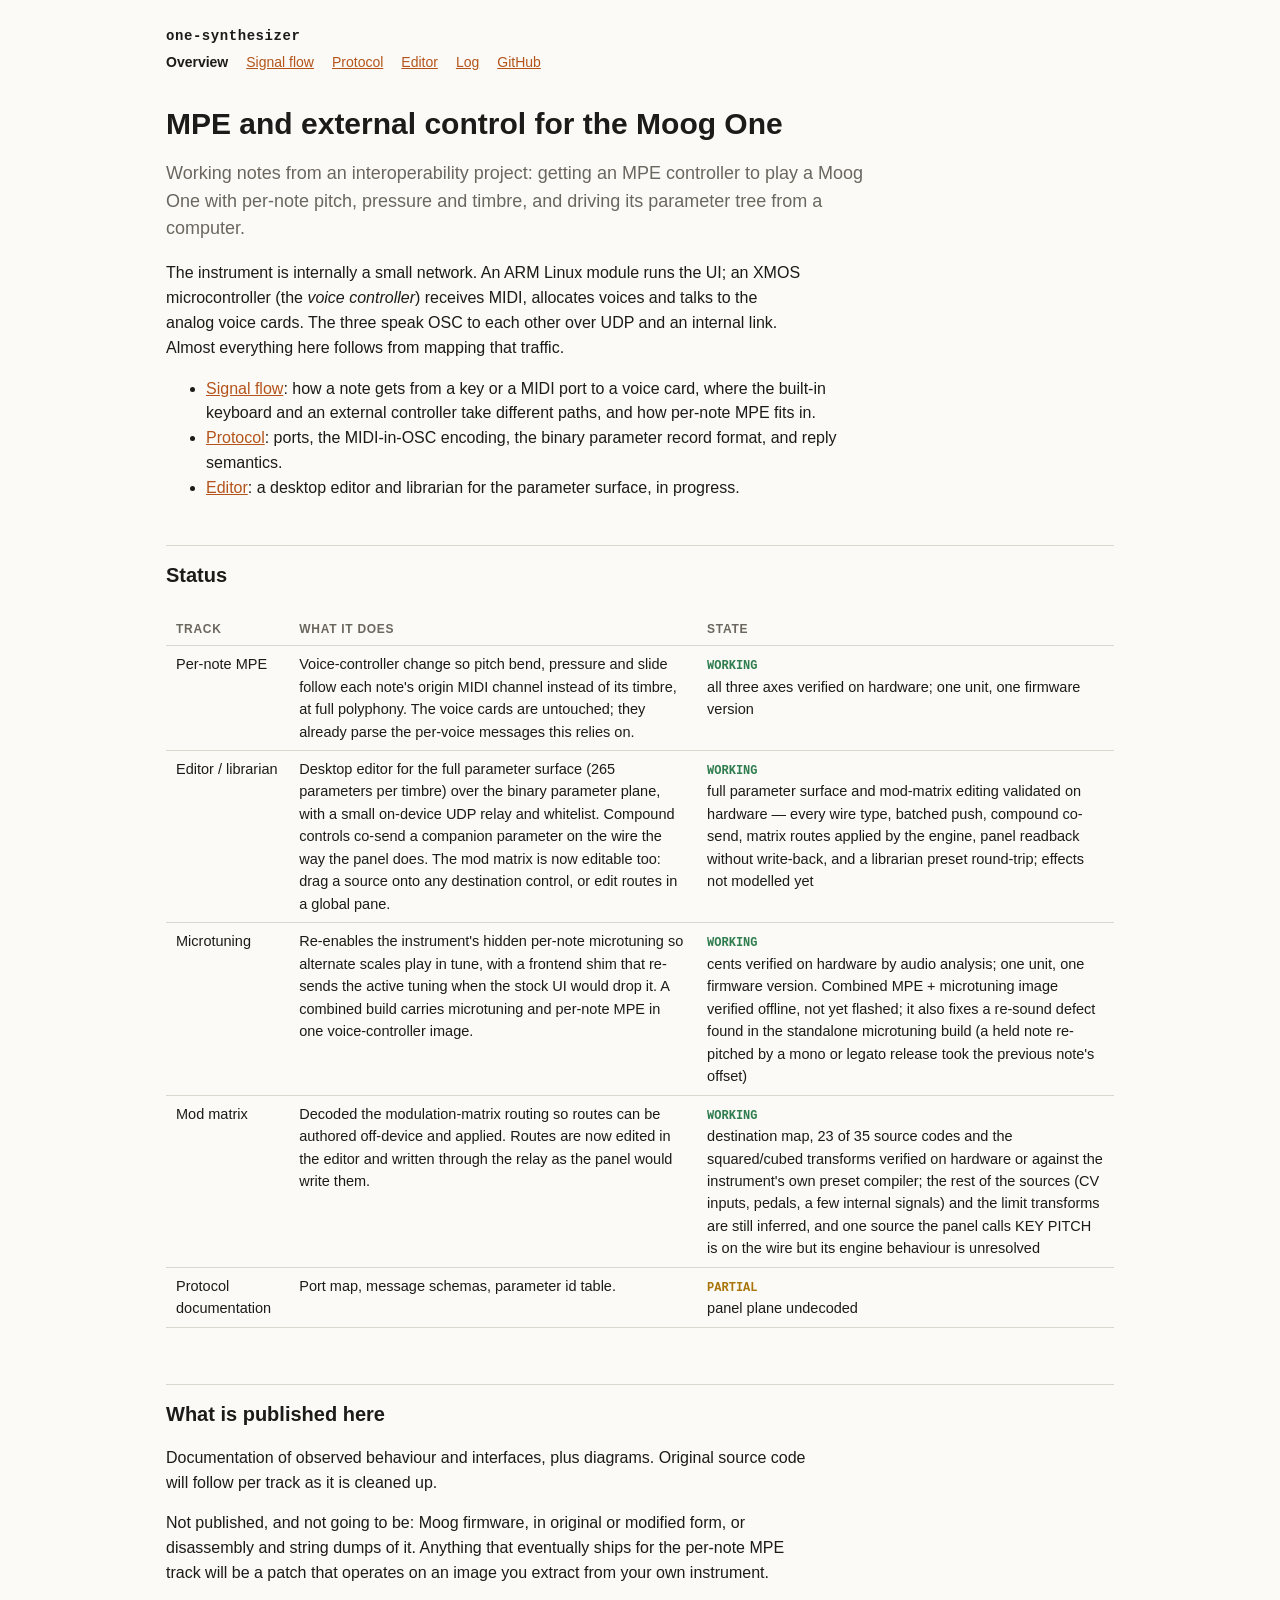
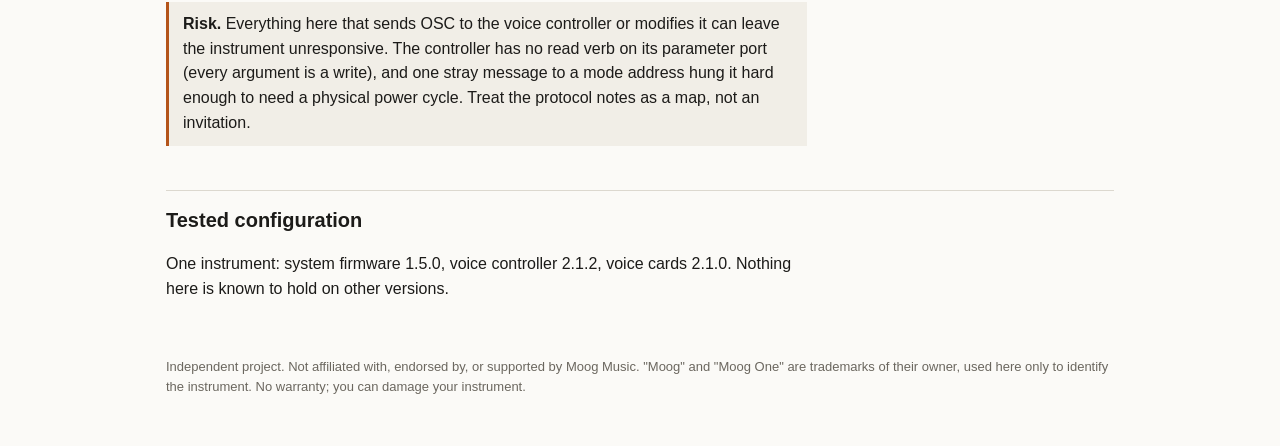
<file: docs/index.html>
<!doctype html>
<html lang="en">
<head>
<meta charset="utf-8">
<meta name="viewport" content="width=device-width, initial-scale=1">
<title>one-synthesizer</title>
<meta name="description" content="Interoperability notes for the Moog One: MPE input, internal MIDI/OSC signal flow, and an external editor. Work in progress.">
<link rel="stylesheet" href="style.css">
</head>
<body>
<header>
  <div class="name">one-synthesizer</div>
  <nav>
    <a href="index.html" aria-current="page">Overview</a>
    <a href="signal-flow.html">Signal flow</a>
    <a href="protocol.html">Protocol</a>
    <a href="editor.html">Editor</a>
    <a href="log.html">Log</a>
    <a href="https://github.com/pnomolos/one-synthesizer">GitHub</a>
  </nav>
</header>
<main>
  <h1>MPE and external control for the Moog One</h1>
  <p class="lede">Working notes from an interoperability project: getting an MPE controller to play a
  Moog One with per-note pitch, pressure and timbre, and driving its parameter tree from a computer.</p>

  <p>The instrument is internally a small network. An ARM Linux module runs the UI; an XMOS
  microcontroller (the <em>voice controller</em>) receives MIDI, allocates voices and talks to the
  analog voice cards. The three speak OSC to each other over UDP and an internal link. Almost
  everything here follows from mapping that traffic.</p>

  <ul>
    <li><a href="signal-flow.html">Signal flow</a>: how a note gets from a key or a MIDI port to a
    voice card, where the built-in keyboard and an external controller take different paths, and
    how per-note MPE fits in.</li>
    <li><a href="protocol.html">Protocol</a>: ports, the MIDI-in-OSC encoding, the binary
    parameter record format, and reply semantics.</li>
    <li><a href="editor.html">Editor</a>: a desktop editor and librarian for the parameter
    surface, in progress.</li>
  </ul>

  <h2>Status</h2>
  <div class="table-wrap">
  <table>
    <thead><tr><th>Track</th><th>What it does</th><th>State</th></tr></thead>
    <tbody>
      <tr>
        <td>Per-note MPE</td>
        <td>Voice-controller change so pitch bend, pressure and slide follow each note's origin
        MIDI channel instead of its timbre, at full polyphony. The voice cards are untouched; they
        already parse the per-voice messages this relies on.</td>
        <td><span class="tag ok">WORKING</span><br>all three axes verified on hardware; one
        unit, one firmware version</td>
      </tr>
      <tr>
        <td>Editor / librarian</td>
        <td>Desktop editor for the full parameter surface (265 parameters per timbre) over the
        binary parameter plane, with a small on-device UDP relay and whitelist. Compound controls
        co-send a companion parameter on the wire the way the panel does. The mod matrix is now
        editable too: drag a source onto any destination control, or edit routes in a global pane.</td>
        <td><span class="tag ok">WORKING</span><br>full parameter surface and mod-matrix editing
        validated on hardware &mdash; every wire type, batched push, compound co-send, matrix
        routes applied by the engine, panel readback without write-back, and a librarian preset
        round-trip; effects not modelled yet</td>
      </tr>
      <tr>
        <td>Microtuning</td>
        <td>Re-enables the instrument's hidden per-note microtuning so alternate scales play in
        tune, with a frontend shim that re-sends the active tuning when the stock UI would drop it.
        A combined build carries microtuning and per-note MPE in one voice-controller image.</td>
        <td><span class="tag ok">WORKING</span><br>cents verified on hardware by audio analysis;
        one unit, one firmware version. Combined MPE + microtuning image verified offline, not yet
        flashed; it also fixes a re-sound defect found in the standalone microtuning build (a
        held note re-pitched by a mono or legato release took the previous note's offset)</td>
      </tr>
      <tr>
        <td>Mod matrix</td>
        <td>Decoded the modulation-matrix routing so routes can be authored off-device and applied.
        Routes are now edited in the editor and written through the relay as the panel would write
        them.</td>
        <td><span class="tag ok">WORKING</span><br>destination map, 23 of 35 source codes and the
        squared/cubed transforms verified on hardware or against the instrument's own preset
        compiler; the rest of the sources (CV inputs, pedals, a few internal signals) and the
        limit transforms are still inferred, and one source the panel calls KEY PITCH is on the
        wire but its engine behaviour is unresolved</td>
      </tr>
      <tr>
        <td>Protocol documentation</td>
        <td>Port map, message schemas, parameter id table.</td>
        <td><span class="tag wip">PARTIAL</span><br>panel plane undecoded</td>
      </tr>
    </tbody>
  </table>
  </div>

  <h2>What is published here</h2>
  <p>Documentation of observed behaviour and interfaces, plus diagrams. Original source code will
  follow per track as it is cleaned up.</p>
  <p>Not published, and not going to be: Moog firmware, in original or modified form, or
  disassembly and string dumps of it. Anything that eventually ships for the per-note MPE track will
  be a patch that operates on an image you extract from your own instrument.</p>

  <div class="note">
    <strong>Risk.</strong> Everything here that sends OSC to the voice controller or modifies it
    can leave the instrument unresponsive. The controller has no read verb on its
    parameter port (every argument is a write), and one stray message to a mode address hung it
    hard enough to need a physical power cycle. Treat the protocol notes as a map, not an
    invitation.
  </div>

  <h2>Tested configuration</h2>
  <p>One instrument: system firmware 1.5.0, voice controller 2.1.2, voice cards 2.1.0. Nothing
  here is known to hold on other versions.</p>
</main>
<footer>
  Independent project. Not affiliated with, endorsed by, or supported by Moog Music. "Moog" and
  "Moog One" are trademarks of their owner, used here only to identify the instrument. No warranty;
  you can damage your instrument.
</footer>
</body>
</html>
</file>
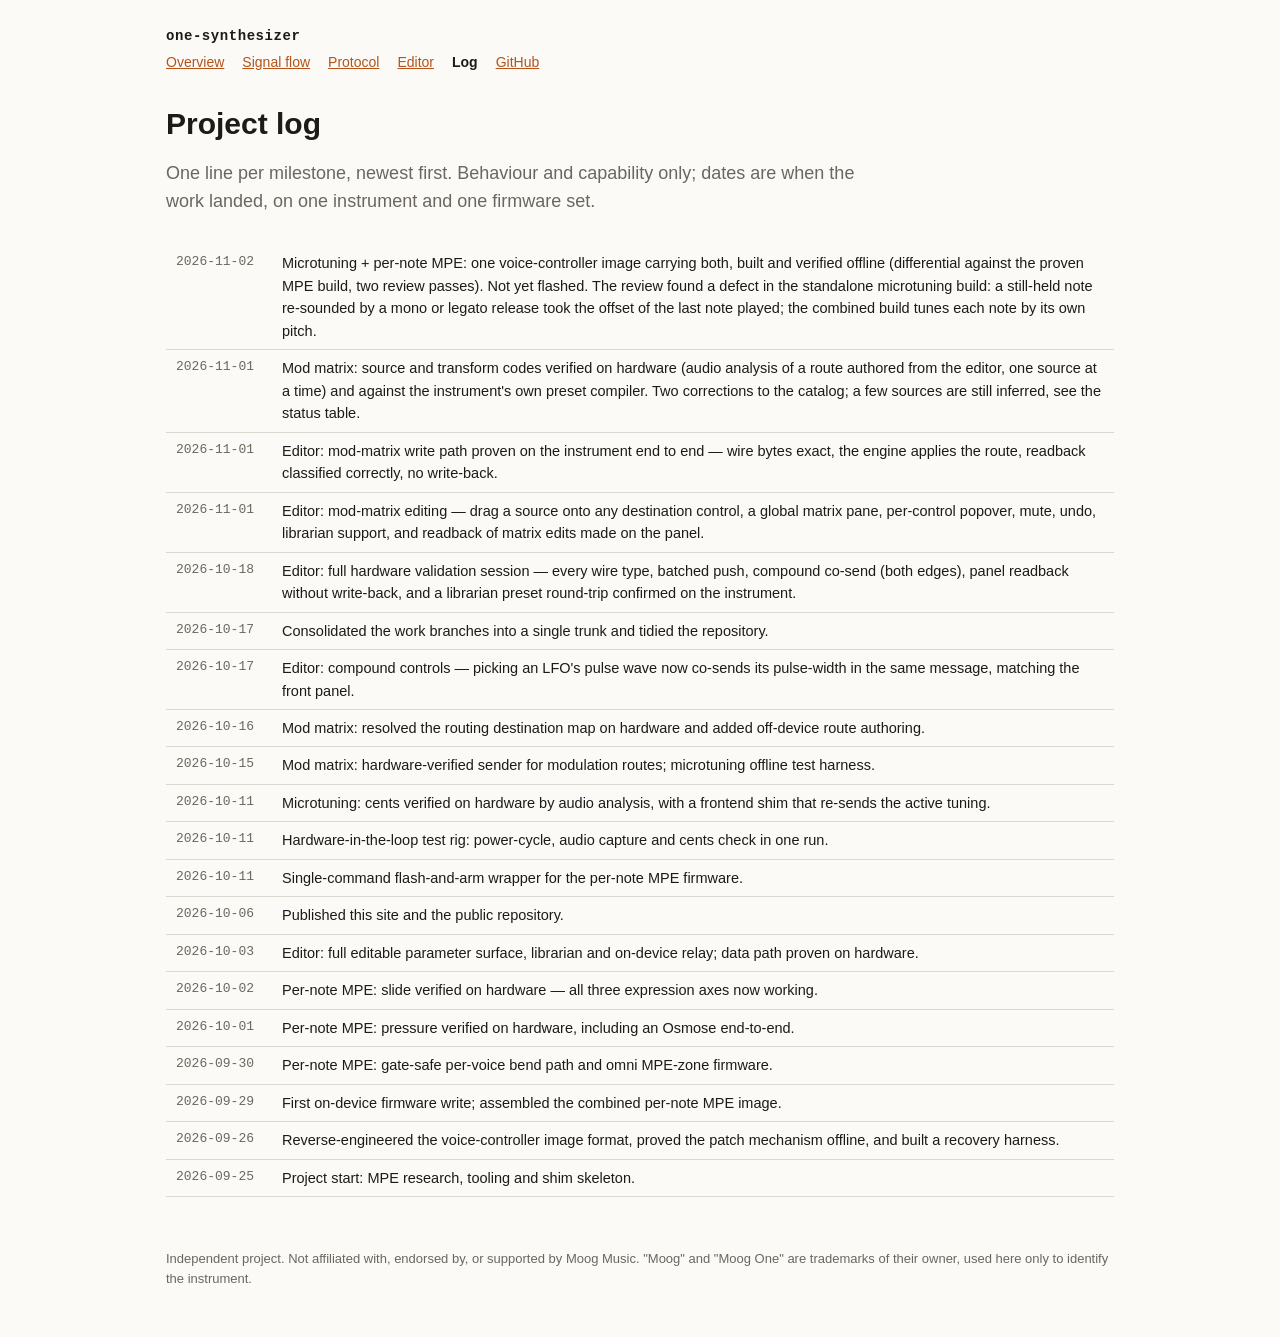
<file: docs/log.html>
<!doctype html>
<html lang="en">
<head>
<meta charset="utf-8">
<meta name="viewport" content="width=device-width, initial-scale=1">
<title>Log · one-synthesizer</title>
<meta name="description" content="Brief project log for the one-synthesizer Moog One interoperability project: dated milestones, newest first.">
<link rel="stylesheet" href="style.css">
</head>
<body>
<header>
  <div class="name">one-synthesizer</div>
  <nav>
    <a href="index.html">Overview</a>
    <a href="signal-flow.html">Signal flow</a>
    <a href="protocol.html">Protocol</a>
    <a href="editor.html">Editor</a>
    <a href="log.html" aria-current="page">Log</a>
    <a href="https://github.com/pnomolos/one-synthesizer">GitHub</a>
  </nav>
</header>
<main>
  <h1>Project log</h1>
  <p class="lede">One line per milestone, newest first. Behaviour and capability only; dates are when
  the work landed, on one instrument and one firmware set.</p>

  <div class="table-wrap">
  <table class="log">
    <tbody>
      <tr><td class="date">2026-11-02</td><td>Microtuning + per-note MPE: one voice-controller image carrying both, built and verified offline (differential against the proven MPE build, two review passes). Not yet flashed. The review found a defect in the standalone microtuning build: a still-held note re-sounded by a mono or legato release took the offset of the last note played; the combined build tunes each note by its own pitch.</td></tr>
      <tr><td class="date">2026-11-01</td><td>Mod matrix: source and transform codes verified on hardware (audio analysis of a route authored from the editor, one source at a time) and against the instrument's own preset compiler. Two corrections to the catalog; a few sources are still inferred, see the status table.</td></tr>
      <tr><td class="date">2026-11-01</td><td>Editor: mod-matrix write path proven on the instrument end to end &mdash; wire bytes exact, the engine applies the route, readback classified correctly, no write-back.</td></tr>
      <tr><td class="date">2026-11-01</td><td>Editor: mod-matrix editing &mdash; drag a source onto any destination control, a global matrix pane, per-control popover, mute, undo, librarian support, and readback of matrix edits made on the panel.</td></tr>
      <tr><td class="date">2026-10-18</td><td>Editor: full hardware validation session &mdash; every wire type, batched push, compound co-send (both edges), panel readback without write-back, and a librarian preset round-trip confirmed on the instrument.</td></tr>
      <tr><td class="date">2026-10-17</td><td>Consolidated the work branches into a single trunk and tidied the repository.</td></tr>
      <tr><td class="date">2026-10-17</td><td>Editor: compound controls — picking an LFO's pulse wave now co-sends its pulse-width in the same message, matching the front panel.</td></tr>
      <tr><td class="date">2026-10-16</td><td>Mod matrix: resolved the routing destination map on hardware and added off-device route authoring.</td></tr>
      <tr><td class="date">2026-10-15</td><td>Mod matrix: hardware-verified sender for modulation routes; microtuning offline test harness.</td></tr>
      <tr><td class="date">2026-10-11</td><td>Microtuning: cents verified on hardware by audio analysis, with a frontend shim that re-sends the active tuning.</td></tr>
      <tr><td class="date">2026-10-11</td><td>Hardware-in-the-loop test rig: power-cycle, audio capture and cents check in one run.</td></tr>
      <tr><td class="date">2026-10-11</td><td>Single-command flash-and-arm wrapper for the per-note MPE firmware.</td></tr>
      <tr><td class="date">2026-10-06</td><td>Published this site and the public repository.</td></tr>
      <tr><td class="date">2026-10-03</td><td>Editor: full editable parameter surface, librarian and on-device relay; data path proven on hardware.</td></tr>
      <tr><td class="date">2026-10-02</td><td>Per-note MPE: slide verified on hardware — all three expression axes now working.</td></tr>
      <tr><td class="date">2026-10-01</td><td>Per-note MPE: pressure verified on hardware, including an Osmose end-to-end.</td></tr>
      <tr><td class="date">2026-09-30</td><td>Per-note MPE: gate-safe per-voice bend path and omni MPE-zone firmware.</td></tr>
      <tr><td class="date">2026-09-29</td><td>First on-device firmware write; assembled the combined per-note MPE image.</td></tr>
      <tr><td class="date">2026-09-26</td><td>Reverse-engineered the voice-controller image format, proved the patch mechanism offline, and built a recovery harness.</td></tr>
      <tr><td class="date">2026-09-25</td><td>Project start: MPE research, tooling and shim skeleton.</td></tr>
    </tbody>
  </table>
  </div>
</main>
<footer>
  Independent project. Not affiliated with, endorsed by, or supported by Moog Music. "Moog" and
  "Moog One" are trademarks of their owner, used here only to identify the instrument.
</footer>
</body>
</html>
</file>
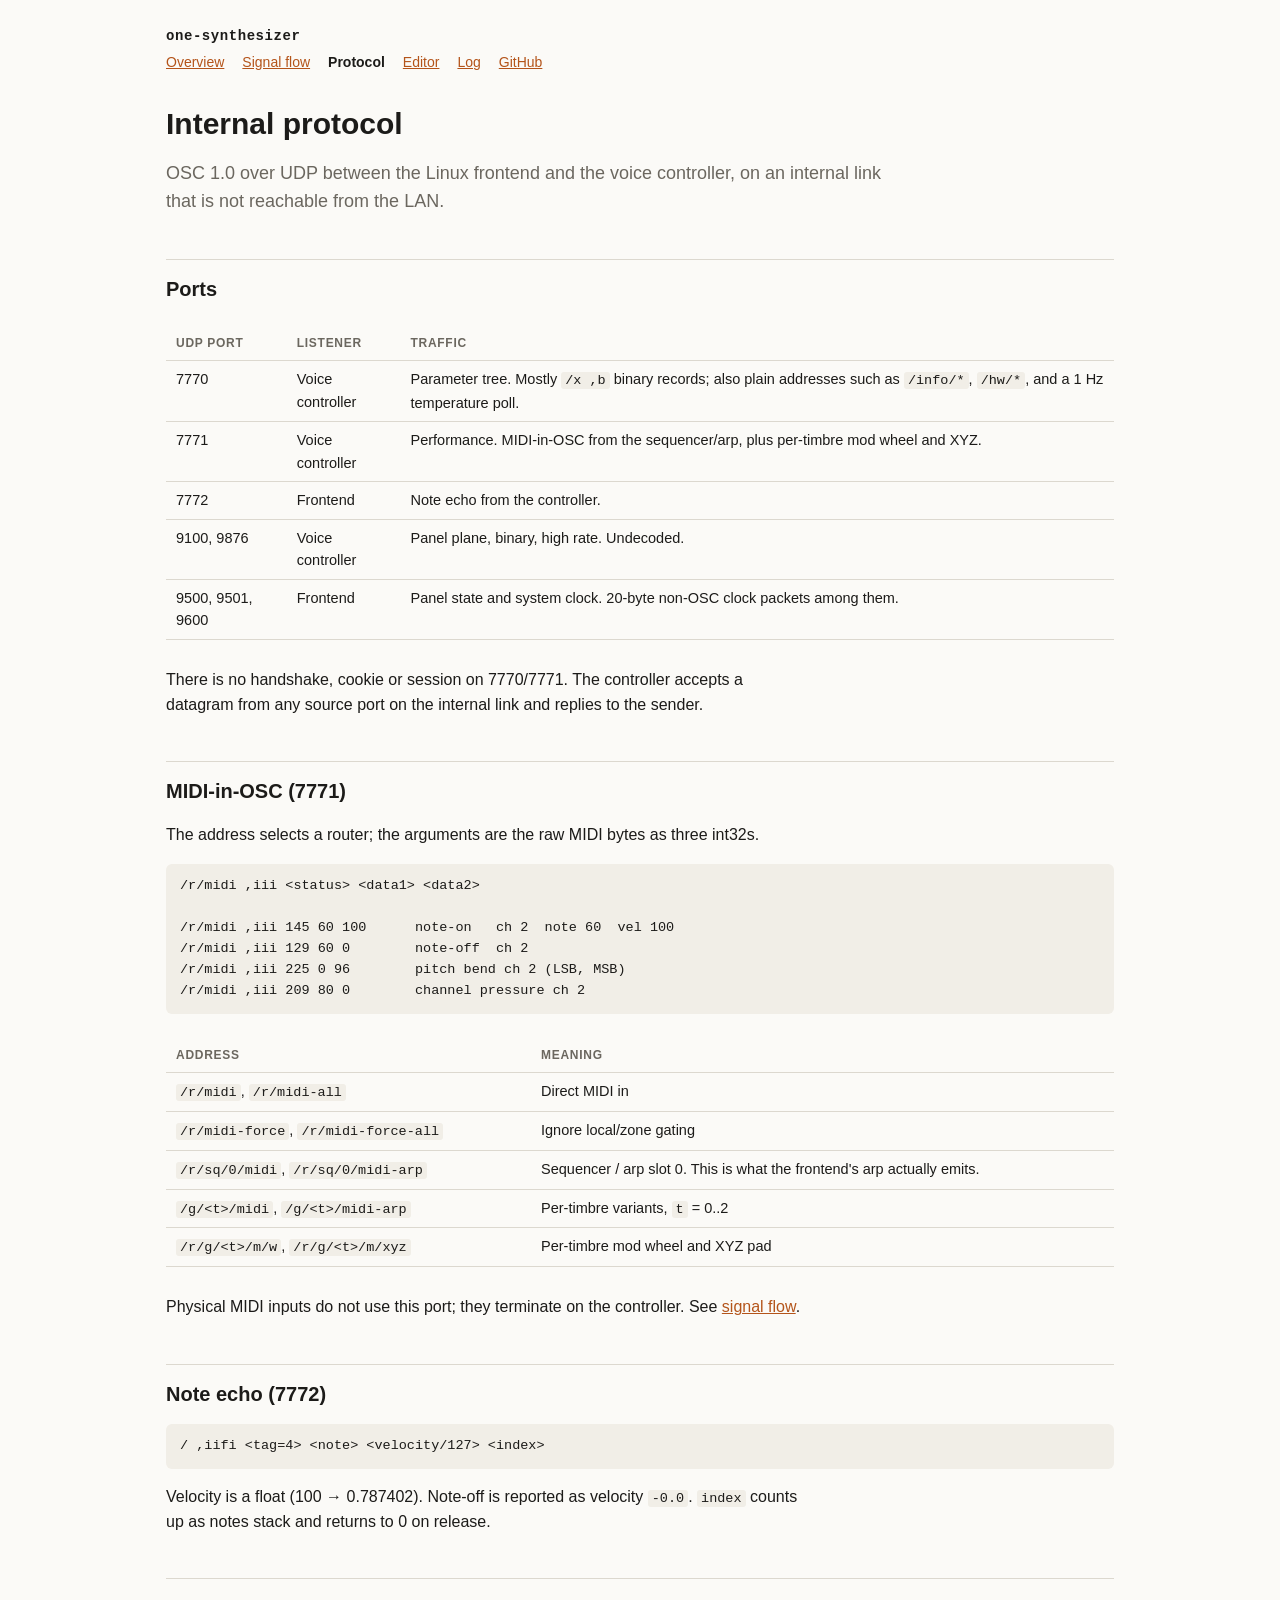
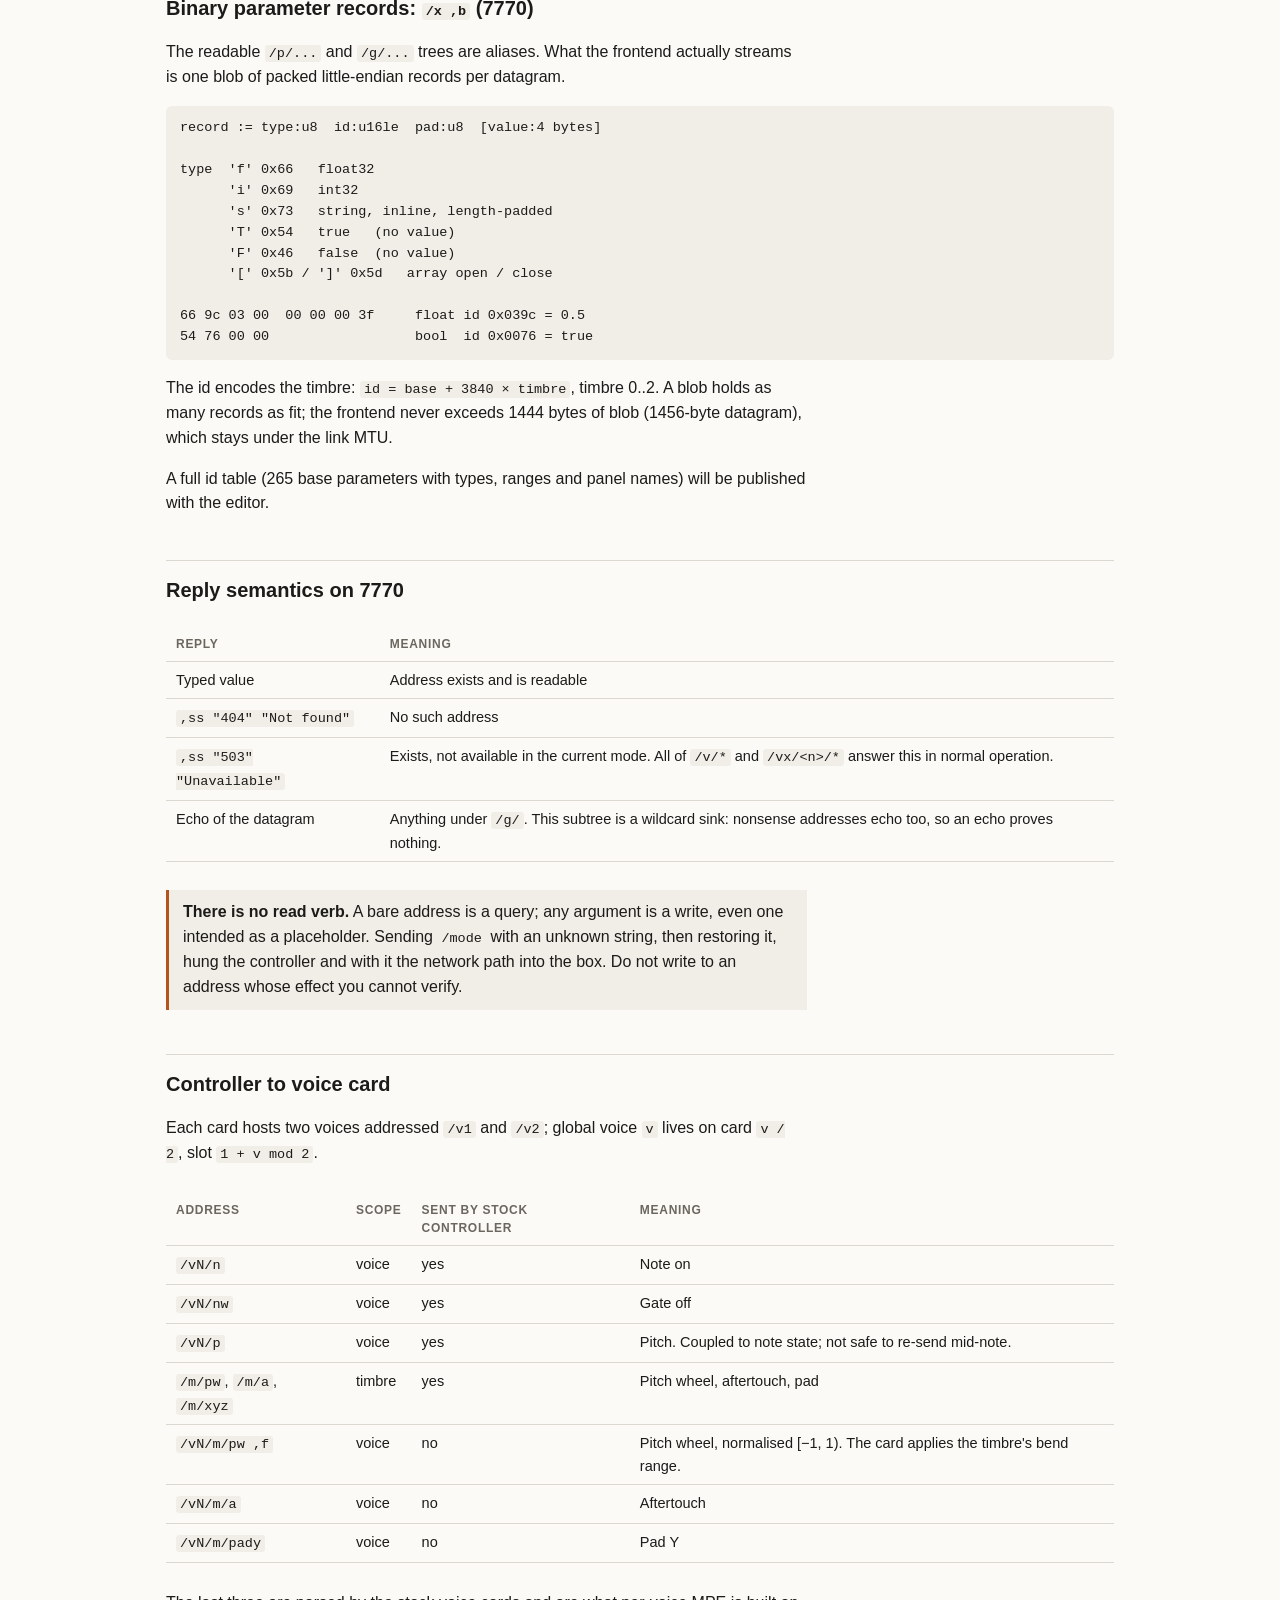
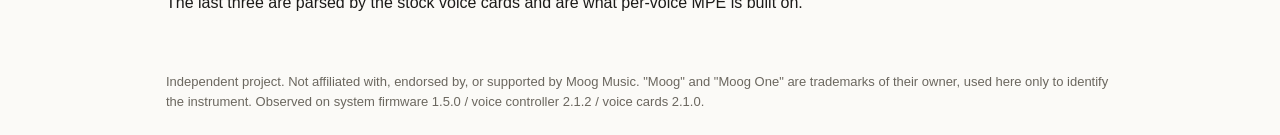
<file: docs/protocol.html>
<!doctype html>
<html lang="en">
<head>
<meta charset="utf-8">
<meta name="viewport" content="width=device-width, initial-scale=1">
<title>Protocol · one-synthesizer</title>
<meta name="description" content="Internal OSC ports, MIDI-in-OSC encoding, and the binary parameter record format of the Moog One.">
<link rel="stylesheet" href="style.css">
</head>
<body>
<header>
  <div class="name">one-synthesizer</div>
  <nav>
    <a href="index.html">Overview</a>
    <a href="signal-flow.html">Signal flow</a>
    <a href="protocol.html" aria-current="page">Protocol</a>
    <a href="editor.html">Editor</a>
    <a href="log.html">Log</a>
    <a href="https://github.com/pnomolos/one-synthesizer">GitHub</a>
  </nav>
</header>
<main>
  <h1>Internal protocol</h1>
  <p class="lede">OSC 1.0 over UDP between the Linux frontend and the voice controller, on an
  internal link that is not reachable from the LAN.</p>

  <h2>Ports</h2>
  <div class="table-wrap">
  <table>
    <thead><tr><th>UDP port</th><th>Listener</th><th>Traffic</th></tr></thead>
    <tbody>
      <tr><td>7770</td><td>Voice controller</td><td>Parameter tree. Mostly <code>/x ,b</code> binary records; also plain addresses such as <code>/info/*</code>, <code>/hw/*</code>, and a 1 Hz temperature poll.</td></tr>
      <tr><td>7771</td><td>Voice controller</td><td>Performance. MIDI-in-OSC from the sequencer/arp, plus per-timbre mod wheel and XYZ.</td></tr>
      <tr><td>7772</td><td>Frontend</td><td>Note echo from the controller.</td></tr>
      <tr><td>9100, 9876</td><td>Voice controller</td><td>Panel plane, binary, high rate. Undecoded.</td></tr>
      <tr><td>9500, 9501, 9600</td><td>Frontend</td><td>Panel state and system clock. 20-byte non-OSC clock packets among them.</td></tr>
    </tbody>
  </table>
  </div>
  <p>There is no handshake, cookie or session on 7770/7771. The controller accepts a datagram from
  any source port on the internal link and replies to the sender.</p>

  <h2>MIDI-in-OSC (7771)</h2>
  <p>The address selects a router; the arguments are the raw MIDI bytes as three int32s.</p>
  <pre><code>/r/midi ,iii &lt;status&gt; &lt;data1&gt; &lt;data2&gt;

/r/midi ,iii 145 60 100      note-on   ch 2  note 60  vel 100
/r/midi ,iii 129 60 0        note-off  ch 2
/r/midi ,iii 225 0 96        pitch bend ch 2 (LSB, MSB)
/r/midi ,iii 209 80 0        channel pressure ch 2</code></pre>
  <div class="table-wrap">
  <table>
    <thead><tr><th>Address</th><th>Meaning</th></tr></thead>
    <tbody>
      <tr><td><code>/r/midi</code>, <code>/r/midi-all</code></td><td>Direct MIDI in</td></tr>
      <tr><td><code>/r/midi-force</code>, <code>/r/midi-force-all</code></td><td>Ignore local/zone gating</td></tr>
      <tr><td><code>/r/sq/0/midi</code>, <code>/r/sq/0/midi-arp</code></td><td>Sequencer / arp slot 0. This is what the frontend's arp actually emits.</td></tr>
      <tr><td><code>/g/&lt;t&gt;/midi</code>, <code>/g/&lt;t&gt;/midi-arp</code></td><td>Per-timbre variants, <code>t</code> = 0..2</td></tr>
      <tr><td><code>/r/g/&lt;t&gt;/m/w</code>, <code>/r/g/&lt;t&gt;/m/xyz</code></td><td>Per-timbre mod wheel and XYZ pad</td></tr>
    </tbody>
  </table>
  </div>
  <p>Physical MIDI inputs do not use this port; they terminate on the controller. See
  <a href="signal-flow.html">signal flow</a>.</p>

  <h2>Note echo (7772)</h2>
  <pre><code>/ ,iifi &lt;tag=4&gt; &lt;note&gt; &lt;velocity/127&gt; &lt;index&gt;</code></pre>
  <p>Velocity is a float (100 → 0.787402). Note-off is reported as velocity <code>-0.0</code>.
  <code>index</code> counts up as notes stack and returns to 0 on release.</p>

  <h2>Binary parameter records: <code>/x ,b</code> (7770)</h2>
  <p>The readable <code>/p/...</code> and <code>/g/...</code> trees are aliases. What the frontend
  actually streams is one blob of packed little-endian records per datagram.</p>
  <pre><code>record := type:u8  id:u16le  pad:u8  [value:4 bytes]

type  'f' 0x66   float32
      'i' 0x69   int32
      's' 0x73   string, inline, length-padded
      'T' 0x54   true   (no value)
      'F' 0x46   false  (no value)
      '[' 0x5b / ']' 0x5d   array open / close

66 9c 03 00  00 00 00 3f     float id 0x039c = 0.5
54 76 00 00                  bool  id 0x0076 = true</code></pre>
  <p>The id encodes the timbre: <code>id = base + 3840 × timbre</code>, timbre 0..2. A blob holds
  as many records as fit; the frontend never exceeds 1444 bytes of blob (1456-byte datagram), which
  stays under the link MTU.</p>
  <p>A full id table (265 base parameters with types, ranges and panel names) will be published
  with the editor.</p>

  <h2>Reply semantics on 7770</h2>
  <div class="table-wrap">
  <table>
    <thead><tr><th>Reply</th><th>Meaning</th></tr></thead>
    <tbody>
      <tr><td>Typed value</td><td>Address exists and is readable</td></tr>
      <tr><td><code>,ss "404" "Not found"</code></td><td>No such address</td></tr>
      <tr><td><code>,ss "503" "Unavailable"</code></td><td>Exists, not available in the current mode. All of <code>/v/*</code> and <code>/vx/&lt;n&gt;/*</code> answer this in normal operation.</td></tr>
      <tr><td>Echo of the datagram</td><td>Anything under <code>/g/</code>. This subtree is a wildcard sink: nonsense addresses echo too, so an echo proves nothing.</td></tr>
    </tbody>
  </table>
  </div>
  <div class="note">
    <strong>There is no read verb.</strong> A bare address is a query; any argument is a write, even
    one intended as a placeholder. Sending <code>/mode</code> with an unknown string, then restoring
    it, hung the controller and with it the network path into the box. Do not write to an address
    whose effect you cannot verify.
  </div>

  <h2>Controller to voice card</h2>
  <p>Each card hosts two voices addressed <code>/v1</code> and <code>/v2</code>; global voice
  <code>v</code> lives on card <code>v / 2</code>, slot <code>1 + v mod 2</code>.</p>
  <div class="table-wrap">
  <table>
    <thead><tr><th>Address</th><th>Scope</th><th>Sent by stock controller</th><th>Meaning</th></tr></thead>
    <tbody>
      <tr><td><code>/vN/n</code></td><td>voice</td><td>yes</td><td>Note on</td></tr>
      <tr><td><code>/vN/nw</code></td><td>voice</td><td>yes</td><td>Gate off</td></tr>
      <tr><td><code>/vN/p</code></td><td>voice</td><td>yes</td><td>Pitch. Coupled to note state; not safe to re-send mid-note.</td></tr>
      <tr><td><code>/m/pw</code>, <code>/m/a</code>, <code>/m/xyz</code></td><td>timbre</td><td>yes</td><td>Pitch wheel, aftertouch, pad</td></tr>
      <tr><td><code>/vN/m/pw ,f</code></td><td>voice</td><td>no</td><td>Pitch wheel, normalised [−1, 1). The card applies the timbre's bend range.</td></tr>
      <tr><td><code>/vN/m/a</code></td><td>voice</td><td>no</td><td>Aftertouch</td></tr>
      <tr><td><code>/vN/m/pady</code></td><td>voice</td><td>no</td><td>Pad Y</td></tr>
    </tbody>
  </table>
  </div>
  <p>The last three are parsed by the stock voice cards and are what per-voice MPE is built on.</p>
</main>
<footer>
  Independent project. Not affiliated with, endorsed by, or supported by Moog Music. "Moog" and
  "Moog One" are trademarks of their owner, used here only to identify the instrument. Observed on
  system firmware 1.5.0 / voice controller 2.1.2 / voice cards 2.1.0.
</footer>
</body>
</html>
</file>
<file: docs/style.css>
:root {
  --bg: #fbfaf7;
  --fg: #1c1b19;
  --muted: #6b675f;
  --rule: #dcd8cf;
  --panel: #f1eee7;
  --accent: #b4541a;
  --ok: #2f7d4f;
  --wip: #a8760b;
  --no: #9a3b3b;
  --mono: ui-monospace, "SF Mono", Menlo, Consolas, monospace;
  --sans: -apple-system, BlinkMacSystemFont, "Segoe UI", Helvetica, Arial, sans-serif;
}
@media (prefers-color-scheme: dark) {
  :root {
    --bg: #161514;
    --fg: #e8e4dc;
    --muted: #9c968b;
    --rule: #34312d;
    --panel: #201e1c;
    --accent: #e08a4f;
    --ok: #6cc08c;
    --wip: #d9a93f;
    --no: #d97b7b;
  }
}
* { box-sizing: border-box; }
body {
  margin: 0;
  background: var(--bg);
  color: var(--fg);
  font: 16px/1.55 var(--sans);
}
header, main, footer {
  max-width: 980px;
  margin: 0 auto;
  padding: 0 16px;
}
header { padding-top: 28px; }
header .name { font: 600 14px var(--mono); letter-spacing: 0.04em; }
nav { margin-top: 8px; display: flex; flex-wrap: wrap; gap: 4px 18px; font-size: 14px; }
nav a[aria-current] { color: var(--fg); text-decoration: none; font-weight: 600; }
a { color: var(--accent); }
h1 { font-size: 30px; line-height: 1.2; margin: 32px 0 8px; }
h2 { font-size: 20px; margin: 44px 0 10px; padding-top: 14px; border-top: 1px solid var(--rule); }
h3 { font-size: 16px; margin: 26px 0 6px; }
p, li { max-width: 72ch; }
.lede { color: var(--muted); font-size: 18px; }
code, pre { font-family: var(--mono); font-size: 13.5px; }
code { background: var(--panel); padding: 1px 4px; border-radius: 3px; }
pre { background: var(--panel); padding: 12px 14px; border-radius: 6px; overflow-x: auto; }
pre code { background: none; padding: 0; }
.table-wrap { overflow-x: auto; }
table { border-collapse: collapse; width: 100%; font-size: 14.5px; margin: 12px 0; }
th, td { text-align: left; vertical-align: top; padding: 7px 10px; border-bottom: 1px solid var(--rule); }
th { font-size: 12px; text-transform: uppercase; letter-spacing: 0.06em; color: var(--muted); }
.tag { font: 600 12px var(--mono); white-space: nowrap; }
.tag.ok { color: var(--ok); }
.tag.wip { color: var(--wip); }
.tag.no { color: var(--no); }
.diagram {
  background: var(--panel);
  border: 1px solid var(--rule);
  border-radius: 8px;
  padding: 14px;
  margin: 14px 0 6px;
  overflow-x: auto;
}
figure.diagram pre.mermaid, .diagram pre.mermaid { background: none; padding: 0; margin: 0; text-align: center; }
.caption { color: var(--muted); font-size: 14px; margin-top: 4px; }
.note {
  border-left: 3px solid var(--accent);
  background: var(--panel);
  padding: 10px 14px;
  margin: 16px 0;
  max-width: 72ch;
}
footer { color: var(--muted); font-size: 13px; padding-top: 40px; padding-bottom: 48px; }
figure.diagram { margin: 14px 0 6px; padding: 14px; }
figure.diagram figcaption { color: var(--muted); font-size: 14px; margin-top: 10px; max-width: 72ch; }
.levels { display: inline-flex; border: 1px solid var(--rule); border-radius: 6px; overflow: hidden; margin-bottom: 12px; }
.levels button {
  font: 600 12px var(--sans); letter-spacing: 0.03em;
  padding: 6px 12px; border: 0; background: transparent; color: var(--muted); cursor: pointer;
}
.levels button[aria-pressed="true"] { background: var(--accent); color: var(--bg); }
.shot { margin: 18px 0; }
.shot img { width: 100%; height: auto; display: block; border-radius: 8px; border: 1px solid var(--rule); }
.shot figcaption { color: var(--muted); font-size: 14px; margin-top: 8px; max-width: 72ch; }
figure.diagram .render { text-align: center; overflow-x: auto; }
pre.mermaid[hidden] { display: none; }
table.log td { vertical-align: top; }
table.log td.date { font-family: var(--mono); font-size: 13px; color: var(--muted); white-space: nowrap; width: 1%; padding-right: 18px; }
</file>
